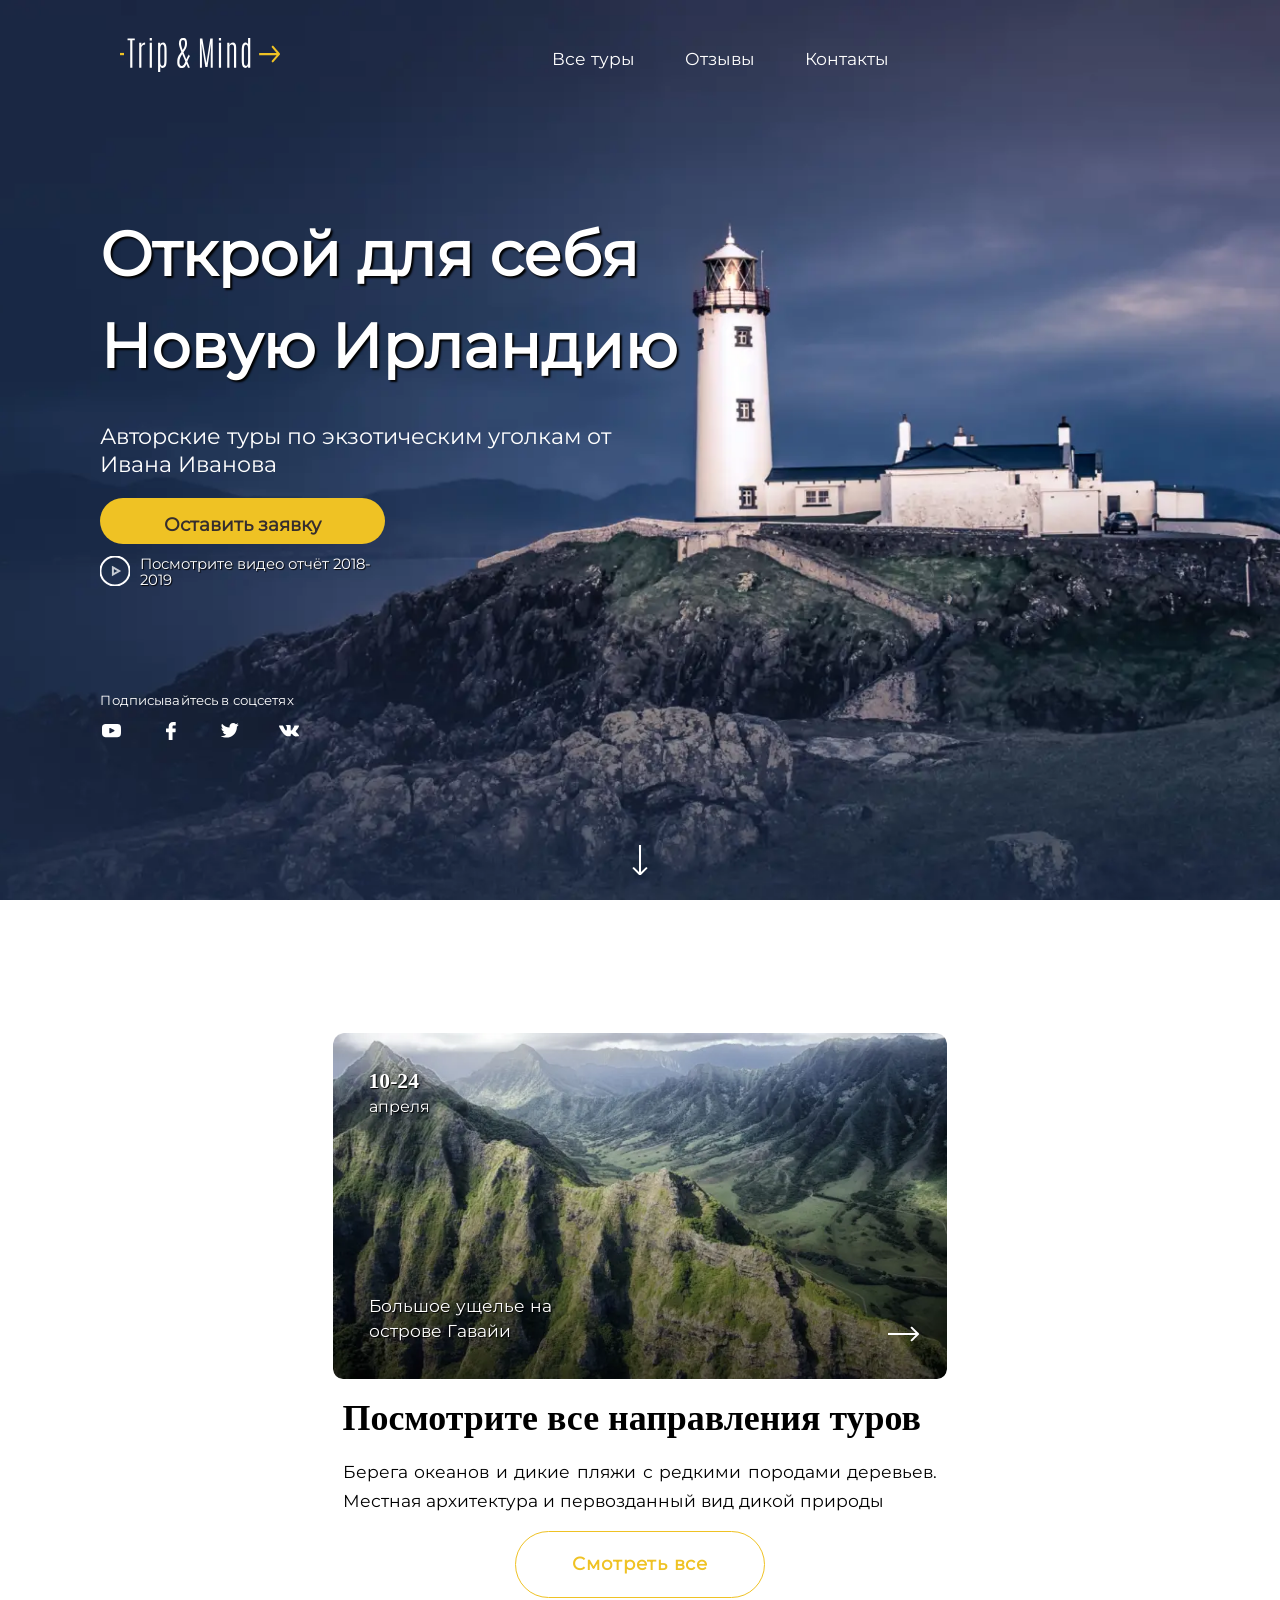
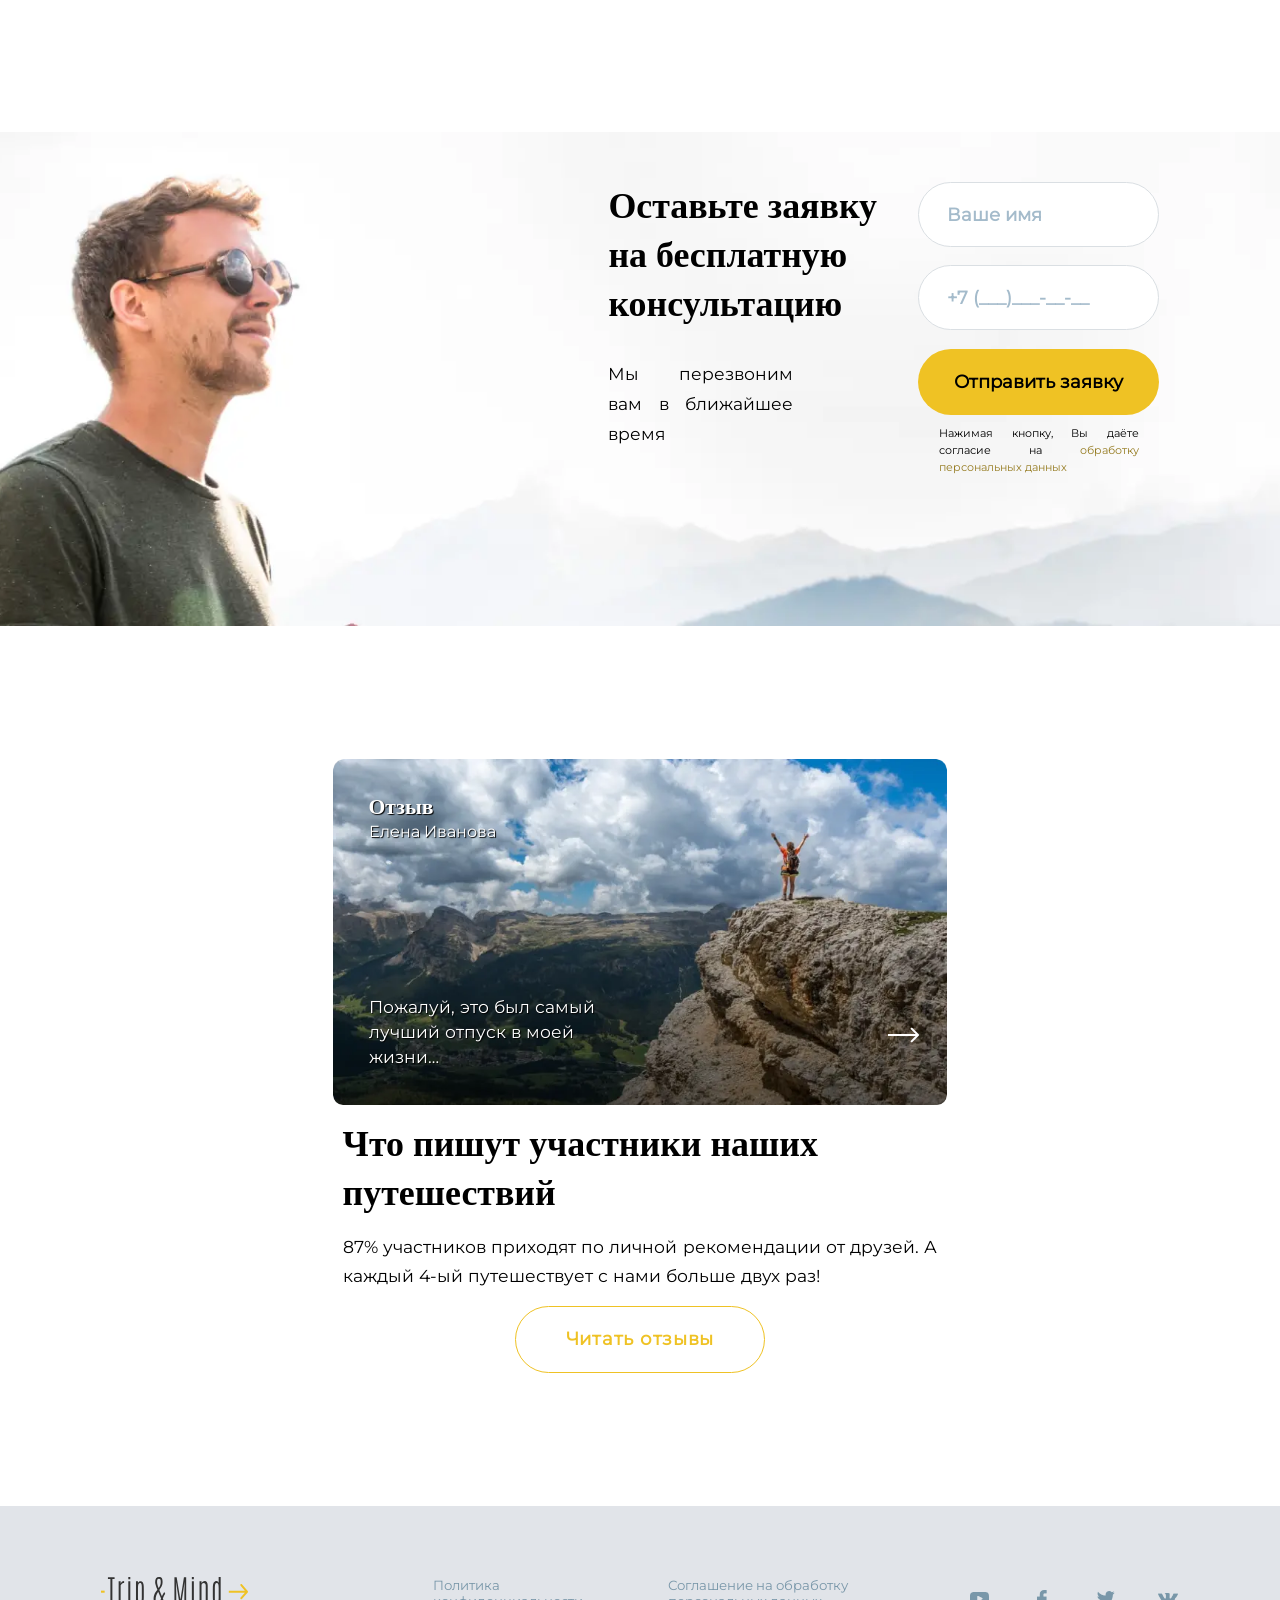
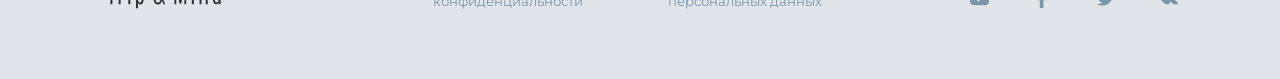
<file: index.html>
<!DOCTYPE html>
<html lang="ru">
<head>
  <meta charset="UTF-8">
  <meta http-equiv="X-UA-Compatible" content="IE=edge">
  <meta name="viewport" content="width=device-width, initial-scale=1" />
  <link rel="stylesheet" href="css/style.min.css?_v=20220114235658">
  <title>Trip & Mind</title>
  <link type="image/png" href="img/favicon.png" rel="shortcut icon">
  <link type="image/png" href="img/favicon.png" rel="icon">
</head>

<body>
  <header class="header">
  <div class="header__logo logo">
    <a href="#" class="logo__link">
      <img src="img/logo.svg" alt="logo" class="logo__img">
    </a>
  </div>
  <nav class="header__navigation navigation">
    <ul class="navigation__list">
      <li class="navigation__item">
        <a href="#example_1" class="navigation__link">Все туры</a>
      </li>
      <li class="navigation__item">
        <a href="#example_2" class="navigation__link">Отзывы</a>
      </li>
      <li class="navigation__item">
        <a href="#footer" class="navigation__link">Контакты</a>
      </li>
    </ul>
  </nav>
</header>
  <main>
    <section class="main">
      <div class="main__background">
      </div>
      <p class="main__intro _anim-items">Открой для себя Новую Ирландию</p>
      <h1 class="main__title _anim-items">Авторские туры по экзотическим уголкам от Ивана Иванова</h1>
      <div class="main__links links _anim-items">
        <a href="#feedback" class="links__button">Оставить заявку</a>
        <a href="#" class="links__video">Посмотрите видео отчёт 2018-2019</a>
      </div>
      <div class="main__box _anim-items">
        <div class="main__socials socials">
          <p class="socials__text">Подписывайтесь в соцсетях</p>
          <ul class="socials__list">
            <li><a href="#" class="link__youtube"></a></li>
            <li><a href="#" class="link__facebook"></a></li>
            <li><a href="#" class="link__twitter"></a></li>
            <li><a href="#" class="link__vk"></a></li>
          </ul>
        </div>
        <div class="main__places places">
          <ul class="places__list">
            <li>
              <a href="#" class="places__item">Водопады Исландии</a>
            </li>
            <li>
              <a href="#" class="places__item">Сказочные Доломиты</a>
            </li>
            <li>
              <a href="#" class="places__item">Неизведанная Норвегия</a>
            </li>
          </ul>
        </div>
      </div>
      <a href="#example_1" class="main__next"></a>
    </section>
    <section id="example_1" class="example example_1">
      <div class="example__place example_1__place example_place _anim-items">
        <div class="example_place__top">
          <p class="example_place__top_1">10-24</p>
          <p class="example_place__top_2">апреля</p>
        </div>
        <a href="#" class="example_place__description">Большое ущелье на </br> острове Гавайи</a>
      </div>
      <div class="example__description _anim-items">
        <p class="example__title">Посмотрите все направления туров</p>
        <p class="example__subtitle">Берега океанов и дикие пляжи с редкими породами
          деревьев. Местная архитектура и первозданный вид дикой природы</p>
        <a href="#" class="example__button">Смотреть все</a>
      </div>
    </section>
    <section id="feedback" class="feedback">
      <div class="feedback__box _anim-items">
        <div class="feedback__info">
          <p class="feedback__title">Оставьте заявку на бесплатную консультацию</p>
          <p class="feedback__subtitle">Мы перезвоним вам в ближайшее время</p>
        </div>
        <form action="#" class="feedback__form">
          <input type="text" class="feedback__name feedback__input" placeholder="Ваше имя">
          <input type="tel" class="feedback__number feedback__input" placeholder="+7 (___)___-__-__">
          <button class="feedback__button yellow_button">Отправить заявку</button>
          <p class="feedback__ppd_1">Нажимая кнопку, Вы даёте согласие на <a href="#">обработку персональных данных</a>
          </p>
        </form>
      </div>
      </div>
      <p class="feedback__ppd_2">Нажимая кнопку, Вы даёте согласие на <a href="#">обработку персональных данных</a>
    </section>
    <section id="example_2" class="example example_2">
      <div class="example__place example_2__place example_place _anim-items">
        <div class="example_place__top">
          <p class="example_place__top_1">Отзыв</p>
          <p class="example_place__top_2">Елена Иванова</p>
        </div>
        <a href="#" class="example_place__description"> Пожалуй, это был самый </br> лучший отпуск в моей жизни…</a>
      </div>
      <div class="example__description _anim-items">
        <p class="example__title">Что пишут участники наших путешествий</p>
        <p class="example__subtitle">87% участников приходят по личной рекомендации от
          друзей. А каждый 4-ый путешествует с нами больше двух раз!</p>
        <a href="#" class="example__button">Читать отзывы</a>
    </section>
  </main>
  <footer id="footer" class="footer">
  <div class="footer__logo logo">
    <a href="#" class="logo__link">
      <img src="img/logo_black.svg" alt="logo" class="logo__img">
    </a>
  </div>
  <div class="footer__links">
    <a href="#" class="footer__links_item">Политика конфиденциальности</a>
    <a href="#" class="footer__links_item">Соглашение на обработку персональных данных</a>
  </div>
  <ul class="footer__socials socials__list">
    <li><a href="#" class="link__youtube "></a></li>
    <li><a href="#" class="link__facebook"></a></li>
    <li><a href="#" class="link__twitter"></a></li>
    <li><a href="#" class="link__vk"></a></li>
  </ul>
</footer>
  <script src="js/app.min.js?_v=20220114235658"></script>
</body>

</html>
</file>
<file: css/style.min.css>
@charset "UTF-8";*{padding:0;margin:0;border:0}*,:after,:before{box-sizing:border-box}:active,:focus{outline:0}a:active,a:focus{outline:0}aside,footer,header,nav{display:block}body,html{height:100%;width:100%;font-size:100%;line-height:1;font-size:14px;-ms-text-size-adjust:100%;-moz-text-size-adjust:100%;-webkit-text-size-adjust:100%}button,input,textarea{font-family:inherit}input::-ms-clear{display:none}button{cursor:pointer}button::-moz-focus-inner{padding:0;border:0}a,a:visited{text-decoration:none}a:hover{text-decoration:none}ul li{list-style:none}img{vertical-align:top}h1,h2,h3,h4,h5,h6{font-size:inherit;font-weight:inherit}@font-face{font-family:Montserrat;font-display:swap;src:url(../fonts/Montserrat-VariableFont_wght.woff2) format("woff2"),url(../fonts/Montserrat-VariableFont_wght.woff) format("woff");font-weight:400;font-style:normal}@font-face{font-family:PlayfairDisplay;font-display:swap;src:url(../fonts/PlayfairDisplay-VariableFont_wght.woff2) format("woff2"),url(../fonts/PlayfairDisplay-VariableFont_wght.woff) format("woff");font-weight:400;font-style:normal}body{width:100%;background-color:rgba(48,56,92,.5);font-family:Montserrat,sans-serif;color:#fff}._anim-items{opacity:0;transform:translate(0,60%);transition:all .8s ease 0s}._anim-items._active{opacity:1;transform:translate(0,0);transition:all .8s ease 0s}.header{display:flex;flex-direction:row;height:30px;align-items:center;margin:40px 120px 0 120px}.header__logo{flex-basis:160px}.header__navigation{flex:1 1 auto}.logo{width:160px}.logo__img{height:100%;width:100%}.navigation{font-size:20px}.navigation__list{height:20px;display:flex;justify-content:center;align-items:center}.navigation__item{height:20px;white-space:nowrap}.navigation__link{display:inline-block;padding:5px 25px;text-decoration:none;color:#fff;font-size:18px}.navigation__link:hover{text-decoration:underline}.navigation__link:active{color:gray}.main{position:relative;padding-left:120px;padding-top:150px;padding-right:120px;height:calc(100vh - 70px);min-height:900px}.no-webp .main__background{background:url(../img/background.jpg) 0 0/cover no-repeat}.main__background{position:absolute;top:-70px;left:0;z-index:-2;width:100%;height:100vh;min-height:1000px}.main__intro{display:block;width:680px;font-weight:700;font-size:70px;line-height:105px;margin-bottom:35px;width:680px;text-shadow:2px 2px 2px #000;transform:translate(0,20%)}.main__title{display:block;width:680px;font-size:24px;line-height:30px}.main__links{width:590px;height:75px}.main__box{display:flex;justify-content:space-between;flex-basis:100%}.links{display:flex;justify-content:space-between;margin:70px 0 30px 0}.links__button{display:block;padding-top:27px;width:307px;height:75px;font-size:20px;background-color:#efc224;border-radius:36px;font-weight:600;text-align:center;color:#362e2e}.links__button:hover{text-decoration:underline}.links__button:active{color:#000;transform:translateY(1px)}.links__video{display:block;position:relative;height:75px;width:110px;font-size:16px;line-height:26px;color:#a1a8b5}.links__video::before{content:url(../img/video.svg);position:absolute;left:-100px}.links__video:hover{color:#fff}.socials{height:56px;width:211px;width:211px;margin-bottom:30px;margin-top:115px}.socials__text{font-size:14px;letter-spacing:.01em}.socials__list{display:flex;justify-content:space-between;height:22px;margin-top:12px}.socials__list li{height:22px;width:22px}.socials__list li:hover{transition-duration:.3s;transform:scale(1.2,1.2)}.socials__list li a{display:block;height:22px;width:22px}.socials__list li:nth-of-type(1){background:url(../img/social__youtube.svg) center no-repeat}.socials__list li:nth-of-type(2){background:url(../img/social__facebook.svg) center no-repeat}.socials__list li:nth-of-type(3){background:url(../img/social__twitter.svg) center no-repeat}.socials__list li:nth-of-type(4){background:url(../img/social__vk.svg) center no-repeat}.places__list{display:flex}.places__list a:first-of-type{margin-left:0}.no-webp .places__list :nth-child(1) a{background:url(../img/place_1.png) center no-repeat}.no-webp .places__list :nth-child(2) a{background:url(../img/place_2.png) center no-repeat}.no-webp .places__list :nth-child(3) a{background:url(../img/place_3.png) center no-repeat}.places__item{display:flex;align-items:flex-end;padding:0 110px 25px 25px;height:200px;width:285px;margin:0 15px;color:#fff;font-weight:700;font-size:18px;line-height:27px;align-items:bottom}.example{display:flex;justify-content:center;align-items:center;width:100%;padding:160px;background-color:#fff;color:#000}.example__place{width:calc(288px + 542 * ((100vw - 320px)/ 1600));height:calc(160px + 310 * ((100vw - 320px)/ 1600));color:#fff;text-shadow:1px 1px 1px #000}.example__description{display:flex;flex-direction:column;justify-content:center;width:calc(287px + 243 * ((100vw - 320px)/ 1600))}.example__title{font-family:Playfair Display;font-weight:700;font-size:40px;line-height:55px}.example__subtitle{margin:29px 0 50px 0;font-size:18px;line-height:33px;text-align:justify}.example__button{display:block;padding-top:24px;width:270px;height:75px;font-size:20px;font-weight:600;line-height:24px;text-align:center;color:#efc224;background-color:#fff;border:#efc224 1px solid;border-radius:40px}.example__button:hover{text-decoration:underline}.example__button:active{color:#efc224;transform:translateY(1px)}.no-webp .example_1__place{background:url(../img/example_1.png) 0 0/cover no-repeat}.example_1__place{margin-right:40px;border-radius:10px}.example_2{flex-direction:row-reverse}.no-webp .example_2__place{background:url(../img/example_2.png) 0 0/cover no-repeat}.example_2__place{margin-left:40px;border-radius:10px}.example_place{padding:40px;display:flex;flex-direction:column;justify-content:space-between}.example_place__top_1{font-family:Playfair Display;font-weight:700;font-size:calc(18px + 6 * ((100vw - 320px)/ 1600));line-height:calc(24px + 6 * ((100vw - 320px)/ 1600))}.example_place__top_2{font-size:calc(10px + 10 * ((100vw - 320px)/ 1600));line-height:calc(12px + 18 * ((100vw - 320px)/ 1600))}.example_place__description{width:calc(160px + 190 * ((100vw - 320px)/ 1600));font-weight:400;font-size:calc(13px + 7 * ((100vw - 320px)/ 1600));line-height:calc(17px + 13 * ((100vw - 320px)/ 1600));position:relative;color:#fff}.example_place__description::after{content:url(../img/arrow.svg);position:absolute;top:calc(15px + 25 * ((100vw - 320px)/ 1600));right:calc(-90px + -310 * ((100vw - 320px)/ 1600))}.no-webp .feedback{background:url(../img/feedback.jpg) center/cover no-repeat}.feedback{width:100%;padding:50px 15px 150px 0;padding-left:calc(15px + 813 * ((100vw - 320px)/ 1600));color:#000}.feedback__box{display:flex;justify-content:space-between;width:calc(287px + 403 * ((100vw - 320px)/ 1600))}.feedback__info{flex:0 0;flex-basis:330px;margin-right:16px}.feedback__title{font-family:Playfair Display;font-weight:700;font-size:40px;line-height:55px}.feedback__subtitle{width:195px;margin-top:30px;font-size:18px;line-height:33px;text-align:justify}.feedback__input{width:265px;height:75px;padding-left:30px;padding-right:30px;border:#dadfe3 1px solid;border-radius:40px;font-weight:600;font-size:20px;line-height:24px}.feedback__input::-moz-placeholder{color:#a4bbcb}.feedback__input:-ms-input-placeholder{color:#a4bbcb}.feedback__input::placeholder{color:#a4bbcb}.feedback__form{display:flex;flex-direction:column;align-items:center;justify-content:center}.feedback__name{margin-bottom:20px}.feedback__number{margin-bottom:20px}.feedback__button{width:265px;height:75px;background-color:#efc224;border-radius:40px;font-weight:600;font-size:20px;line-height:24px;margin-bottom:10px}.feedback__button:hover{text-decoration:underline}.feedback__button:active{color:#000;transform:translateY(1px)}.feedback__ppd_1,.feedback__ppd_2{width:214px;font-size:11px;line-height:18px;text-align:justify}.feedback__ppd_1 a,.feedback__ppd_2 a{color:#957b20}.feedback__ppd_1 a:hover,.feedback__ppd_2 a:hover{text-decoration:underline}.feedback__ppd_2{width:calc(287px + 433 * ((100vw - 320px)/ 1600));margin:13px auto 0 auto}.footer{display:flex;justify-content:space-between;align-items:center;background-color:#e1e4e9;height:180px;padding-left:120px;padding-right:120px}.footer__logo{margin:0;margin-right:110px;padding:0}.footer__links{display:flex;flex:1 1;justify-content:center;align-items:center}.footer__links_item{display:block;color:#7997a9;width:220px;font-size:14px;line-height:17px;margin:0 15px}.footer__links_item:hover{text-decoration:underline}.footer__socials{flex-basis:211px}.footer__socials .link__youtube{background:url(../img/social__youtube_black.svg) center no-repeat}.footer__socials .link__facebook{background:url(../img/social__facebook_black.svg) center no-repeat}.footer__socials .link__twitter{background:url(../img/social__twitter_black.svg) center no-repeat}.footer__socials .link__vk{background:url(../img/social__vk_black.svg) center no-repeat}@media (min-width:700px){.feedback__ppd_2{display:none}}@media (max-width:1500px){.logo{width:calc(90px + 70 * ((100vw - 320px)/ 1180))}.navigation{font-size:calc(15px + 5 * ((100vw - 320px)/ 1180))}.navigation__link{font-size:calc(14px + 4 * ((100vw - 320px)/ 1180))}.main{padding-left:calc(15px + 105 * ((100vw - 320px)/ 1180))}.main{padding-top:calc(90px + 60 * ((100vw - 320px)/ 1180))}.main{padding-right:calc(30px + 90 * ((100vw - 320px)/ 1180))}.main{min-height:calc(500px + 400 * ((100vw - 320px)/ 1180))}.main__background{min-height:calc(600px + 400 * ((100vw - 320px)/ 1180))}.no-webp .main__background{background:url(../img/background.jpg) top center/auto 100% no-repeat}.main__intro{font-size:calc(26px + 44 * ((100vw - 320px)/ 1180))}.main__intro{line-height:calc(35px + 70 * ((100vw - 320px)/ 1180))}.main__intro{margin-bottom:calc(10px + 25 * ((100vw - 320px)/ 1180))}.main__intro{width:calc(230px + 450 * ((100vw - 320px)/ 1180))}.main__title{width:calc(165px + 515 * ((100vw - 320px)/ 1180))}.main__title{font-size:calc(14px + 10 * ((100vw - 320px)/ 1180))}.main__title{line-height:calc(17px + 13 * ((100vw - 320px)/ 1180))}.main__links{width:calc(200px + 390 * ((100vw - 320px)/ 1180))}.main__next{display:block;position:absolute;transform:rotate(90deg);top:calc(100% - 55px);right:calc(50% - 15px);width:30px;height:30px;background:url(../img/arrow.svg) 50% 50% no-repeat}.links{height:82px;margin:20px 0 15px 0;flex-direction:column}.links__button{padding-top:18px}.links__button{width:calc(185px + 122 * ((100vw - 320px)/ 1180))}.links__button{height:calc(45px + 30 * ((100vw - 320px)/ 1180))}.links__button{font-size:calc(12px + 8 * ((100vw - 320px)/ 1180))}.links__video{height:24px;width:300px;font-size:16px;line-height:16px;color:#fff;text-shadow:1px 1px 1px #000;margin:12px 0 0 40px}.links__video::before{content:url(../img/video_mobile.svg);position:absolute;left:-40px}.socials{width:calc(150px + 61 * ((100vw - 320px)/ 1180))}.socials{margin-top:calc(30px + 85 * ((100vw - 320px)/ 1180))}.socials__text{font-size:calc(10px + 4 * ((100vw - 320px)/ 1180))}.places{display:none}.example{padding:calc(16px + 144 * ((100vw - 320px)/ 1180))}.example__description{width:calc(287px + 513 * ((100vw - 320px)/ 1600))}.example__title{font-size:calc(18px + 22 * ((100vw - 320px)/ 1180))}.example__title{line-height:calc(24px + 31 * ((100vw - 320px)/ 1180))}.example__title{margin:15px 0}.example__subtitle{font-size:calc(14px + 4 * ((100vw - 320px)/ 1180))}.example__subtitle{line-height:calc(11px + 22 * ((100vw - 320px)/ 1180))}.example__subtitle{margin:0 0 15px 0}.example__button{padding-top:23px}.example__button{width:calc(160px + 110 * ((100vw - 320px)/ 1180))}.example__button{height:calc(34px + 41 * ((100vw - 320px)/ 1180))}.example__button{font-size:calc(10px + 10 * ((100vw - 320px)/ 1180))}.example__button{-ms-grid-row-align:center;align-self:center;letter-spacing:.04em}.example{flex-direction:column}.example_place{margin:0}.example_place{padding:calc(14px + 26 * ((100vw - 320px)/ 1180))}.feedback__box{width:100%;justify-content:center}.feedback__info{flex-basis:calc(137px + 193 * ((100vw - 320px)/ 1180))}.feedback__title{font-size:calc(18px + 22 * ((100vw - 320px)/ 1180))}.feedback__title{line-height:calc(24px + 31 * ((100vw - 320px)/ 1180))}.feedback__subtitle{width:calc(137px + 58 * ((100vw - 320px)/ 1180))}.feedback__subtitle{font-size:calc(14px + 4 * ((100vw - 320px)/ 1180))}.feedback__subtitle{line-height:calc(17px + 16 * ((100vw - 320px)/ 1180))}.feedback__input{width:calc(136px + 129 * ((100vw - 320px)/ 1180))}.feedback__input{height:calc(24px + 51 * ((100vw - 320px)/ 1180))}.feedback__input{padding-left:calc(15px + 15 * ((100vw - 320px)/ 1180))}.feedback__input{padding-right:calc(15px + 15 * ((100vw - 320px)/ 1180))}.feedback__input{font-size:calc(10px + 10 * ((100vw - 320px)/ 1180))}.feedback__name{margin-bottom:calc(7px + 13 * ((100vw - 320px)/ 1180))}.feedback__number{margin-bottom:calc(12px + 8 * ((100vw - 320px)/ 1180))}.feedback__button{width:calc(136px + 129 * ((100vw - 320px)/ 1180))}.feedback__button{height:calc(28px + 47 * ((100vw - 320px)/ 1180))}.feedback__button{font-size:calc(10px + 10 * ((100vw - 320px)/ 1180))}.feedback__ppd_1,.feedback__ppd_2{width:calc(136px + 78 * ((100vw - 320px)/ 1180))}.feedback__ppd_1,.feedback__ppd_2{line-height:calc(12px + 6 * ((100vw - 320px)/ 1180))}.footer{height:calc(140px + 40 * ((100vw - 320px)/ 1180))}.footer{padding-left:calc(16px + 104 * ((100vw - 320px)/ 1180))}.footer{padding-right:calc(16px + 104 * ((100vw - 320px)/ 1180))}.footer__logo{margin-right:calc(0px + 110 * ((100vw - 320px)/ 1180))}.footer__links_item{width:calc(137px + 83 * ((100vw - 320px)/ 1180))}.footer__links_item{font-size:calc(10px + 4 * ((100vw - 320px)/ 1180))}.footer__links_item{line-height:calc(12px + 5 * ((100vw - 320px)/ 1180))}}@media (max-width:1500px) and (max-width:1500px){.links__button{padding-top:calc(16px + 2 * ((100vw - 320px)/ 1180))}.links__video{width:calc(74px + 226 * ((100vw - 320px)/ 1180))}.links__video{font-size:calc(10px + 6 * ((100vw - 320px)/ 1180))}.example__button{padding-top:calc(5px + 18 * ((100vw - 320px)/ 1180))}}@media (max-width:1250px){.no-webp .feedback{background:url(../img/feedback.jpg) right bottom no-repeat}.feedback{padding:15px;margin:0 auto}}@media (max-width:1000px){.header{flex-direction:column;height:70px;margin:0 15px 0 15px;justify-content:center;align-items:center;padding:0}.logo{padding-top:20px;flex-basis:35px}.navigation__link{position:relative;z-index:3;margin:12px 10px 0 10px;padding:5px 10px}.footer__logo{order:4;margin:0 0 9px 0}.footer__links_item{margin:15px 0 0 0;padding:0}.footer__socials{width:450px;flex-direction:row;-ms-grid-column-align:space-between;justify-self:space-between;flex-basis:40px}.footer{flex-direction:column}}@media (max-width:1000px) and (max-width:1500px){.logo{flex-basis:calc(20px + 15 * ((100vw - 320px)/ 1180))}.footer__socials{width:calc(211px + 239 * ((100vw - 320px)/ 1180))}}@media (max-width:700px){.feedback__ppd_1{display:none}}.webp .main__background{background:url(../img/background.webp) 0 0/cover no-repeat}.webp .places__list :nth-child(1) a{background:url(../img/place_1.webp) center no-repeat}.webp .places__list :nth-child(2) a{background:url(../img/place_2.webp) center no-repeat}.webp .places__list :nth-child(3) a{background:url(../img/place_3.webp) center no-repeat}.webp .example_1__place{background:url(../img/example_1.webp) 0 0/cover no-repeat}.webp .example_2__place{background:url(../img/example_2.webp) 0 0/cover no-repeat}.webp .feedback{background:url(../img/feedback.webp) center/cover no-repeat}@media (max-width:1500px){.webp .main__background{background:url(../img/background.webp) top center/auto 100% no-repeat}}@media (max-width:1250px){.webp .feedback{background:url(../img/feedback.webp) right bottom no-repeat}}
</file>
